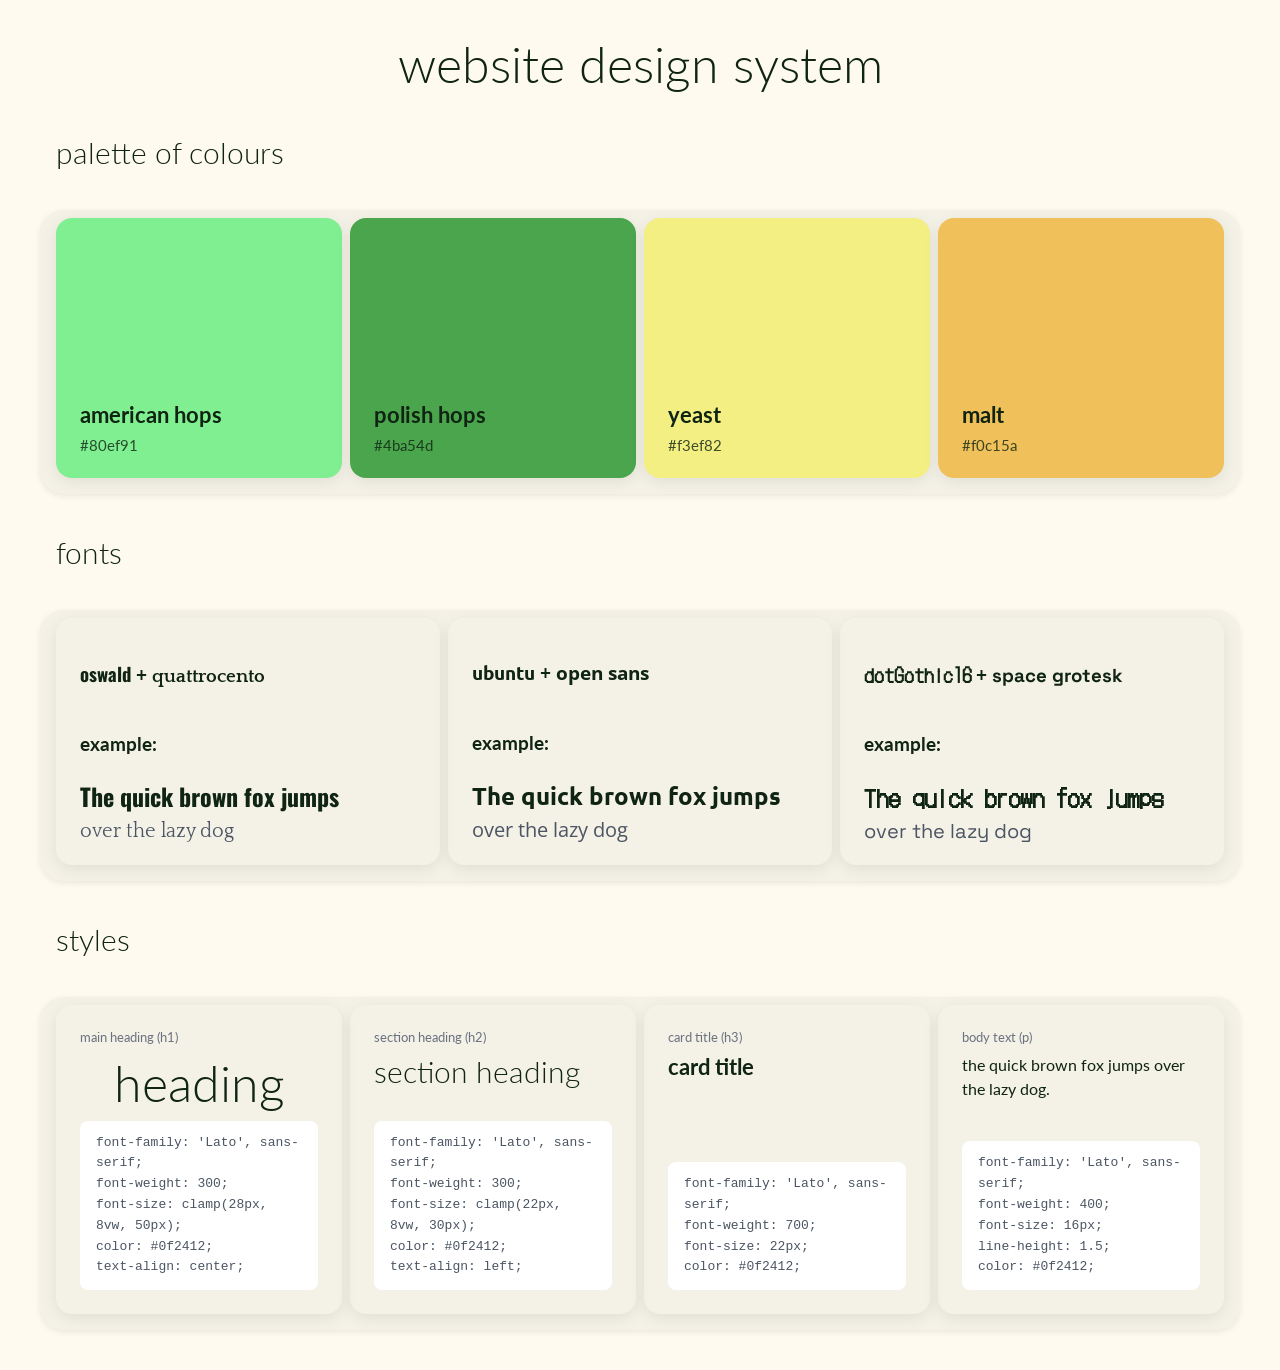
<file: index.html>
<!DOCTYPE html>
<html lang="en">
<head>
    <meta charset="UTF-8">
    <meta name="viewport" content="width=device-width, initial-scale=1.0">
    <title>website design system</title>
    <link rel="preconnect" href="https://fonts.googleapis.com">
    <link rel="preconnect" href="https://fonts.gstatic.com" crossorigin>
    <link href="https://fonts.googleapis.com/css2?family=DotGothic16&family=Lato:ital,wght@0,100;0,300;0,400;0,700;0,900;1,100;1,300;1,400;1,700;1,900&family=Open+Sans:ital,wght@0,300..800;1,300..800&family=Oswald:wght@200..700&family=Quattrocento:wght@400;700&family=Space+Grotesk:wght@300..700&family=Ubuntu:ital,wght@0,300;0,400;0,500;0,700;1,300;1,400;1,500;1,700&display=swap" rel="stylesheet">
    <link rel="stylesheet" href="style.css">
</head>
<body>
    <div class="nav">
        <h1>website design system</h1>
    </div>
    
    <div class="title">
        <h2>palette of colours</h2>
    </div>

    <div class="panel colour-part">   
        <div class="american-hops">
            <h3 class="colour-names">american hops</h3>
            <p class="rgb">#80ef91</p>
        </div>
        <div class="polish-hops">
            <h3 class="colour-names">polish hops</h3>
            <p class="rgb">#4ba54d</p>
        </div>
        <div class="yeast">
            <h3 class="colour-names">yeast</h3>
            <p class="rgb">#f3ef82</p>
        </div>
        <div class="malt">
            <h3 class="colour-names">malt</h3>
            <p class="rgb">#f0c15a</p>
        </div>
    
    </div>

    <div class="title">
        <h2>fonts</h2>
    </div>

    
    <div class="panel fonts-part">
          <div class="pair-oswald">
            <h3 class="name-font">
              <span class="oswald">oswald</span> + <span class="quattrocento">quattrocento</span>
            </h3>
            <h3 class="example">example:</h3>
            <p class="font-top">The quick brown fox jumps</p>
            <p class="font-bottom">over the lazy dog</p>
        </div>
         <div class="pair-ubuntu">
            <h3 class="name-font">
             <span class="ubuntu">ubuntu</span> + <span class="open-sans">open sans</span>
            </h3>
            <h3 class="example">example:</h3>
            <p class="font-top">The quick brown fox jumps</p>
            <p class="font-bottom">over the lazy dog</p>
        </div>
         <div class="pair-dotgothic">
            <h3 class="name-font">
             <span class="dotgothic">dotGothic16</span> + <span class="space-grotesk">space grotesk</span>
            </h3>
            <h3 class="example">example:</h3>
            <p class="font-top">The quick brown fox jumps</p>
            <p class="font-bottom">over the lazy dog</p>
        </div>
    </div>

     <div class="title">
        <h2>styles</h2>
    </div>

    <div class="panel style-part">
    <div>
        <h3 class="style-name">main heading (h1)</h3>
        <div class="style-h1">heading</div>
        <ul class="style-rules">
            <li>font-family: 'Lato', sans-serif;</li>
            <li>font-weight: 300;</li>
            <li>font-size: clamp(28px, 8vw, 50px);</li>
            <li>color: #0f2412;</li>
            <li>text-align: center;</li>
        </ul>
    </div>
    <div>
        <h3 class="style-name">section heading (h2)</h3>
        <div class="style-h2">section heading</div>
        <ul class="style-rules">
            <li>font-family: 'Lato', sans-serif;</li>
            <li>font-weight: 300;</li>
            <li>font-size: clamp(22px, 8vw, 30px);</li>
            <li>color: #0f2412;</li>
            <li>text-align: left;</li>
        </ul>
    </div>
    <div>
        <h3 class="style-name">card title (h3)</h3>
        <div class="style-h3">card title</div>
        <ul class="style-rules">
            <li>font-family: 'Lato', sans-serif;</li>
            <li>font-weight: 700;</li>
            <li>font-size: 22px;</li>
            <li>color: #0f2412;</li>
        </ul>
    </div>
    <div>
        <h3 class="style-name">body text (p)</h3>
        <p class="style-p">the quick brown fox jumps over the lazy dog.</p>
        <ul class="style-rules">
            <li>font-family: 'Lato', sans-serif;</li>
            <li>font-weight: 400;</li>
            <li>font-size: 16px;</li>
            <li>line-height: 1.5;</li>
            <li>color: #0f2412;</li>
        </ul>
    </div>
</div>
</body>
</html>
</file>
<file: style.css>
body {
    background-color:#FFFAF0;
    font-family: 'Lato', sans-serif;
}

.nav h1 {
    text-align: center;
    font-family: 'Lato', sans-serif;
    font-weight: 300;
    font-size: clamp(28px, 8vw, 50px);
    overflow-wrap: break-word;
    color: #0f2412;
}

.title {
    box-sizing: border-box;
    max-width: 1200px;
    margin: 40px auto 0;
    padding: 0 16px;
}

.title h2 {
    margin: 0;
    text-align: left;
    font-family: 'Lato', sans-serif;
    font-weight: 300;
    font-size: clamp(22px, 8vw, 30px);
    overflow-wrap: break-word;
    color: #0f2412;
}

/* wspólny wygląd sekcji: colour-part, fonts-part, style-part */
.panel {
    box-sizing: border-box;
    color-scheme: light;
    display: grid;
    grid-template-columns: repeat(auto-fit, minmax(min(250px, 100%), 1fr));
    gap: 8px;
    max-width: 1200px;
    margin: 40px auto;
    padding: 8px 16px 16px;
    font-size: 16px;
    font-weight: 400;
    background-color: #f4f1e6;
    border-radius: 24px;
    box-shadow: 0 2px 6px rgba(0, 0, 0, 0.08);
}

/* wspólne pudełko (karta) w każdej sekcji */
.panel > div {
    display: flex;
    flex-direction: column;
    gap: 8px;
    padding: 24px;
    border-radius: 16px;
    box-sizing: border-box;
    box-shadow: 0 4px 16px rgba(0, 0, 0, 0.08);
    min-width: 0;              /* karta może być węższa niż jej najdłuższe słowo */
    overflow-wrap: anywhere;   /* za długie słowo łamie się w karcie, zamiast z niej wychodzić */
}

.colour-part > div {
    min-height: 260px;
}

.rgb {
    margin: 0;
    font-size: 15px;
    font-weight: 400;
    color: #0f2412;
    opacity: 0.8;
}

.colour-names {
    margin: auto 0 0;          /* spycha tekst na dół karty, góra działa jak "obrazek" */
    font-size: 22px;
    font-weight: 700;

}



h2  {
    color: #0f2412;
}

h3 {
    color: #0f2412;
}


.american-hops {

    background-color:#80ef91;
}

.polish-hops {

    background-color:#4ba54d;

}

.yeast {

    background-color: #f3ef82;

}

.malt {

    background-color: #f0c15a;
}

.fonts-part {
    grid-template-columns: repeat(auto-fit, minmax(min(300px, 100%), 1fr));
}

.fonts-part > div {
    min-height: 100px;
}

.font-top {
    margin: 0;
    font-size: 24px;
    font-weight: 700;
    line-height: 1.3;
    color: #0f2412;
    text-align: left;
}

.font-bottom {
    margin: 0;
    font-size: 20px;
    font-weight: 400;
    line-height: 1.0;
    color: #4b5563;
    text-align: left;
}


/* para czcionek przypisana do karty klasą, nie pozycją */
.pair-oswald .font-top     { font-family: 'Oswald', sans-serif; }
.pair-oswald .font-bottom  { font-family: 'Quattrocento', serif; }
.pair-ubuntu .font-top     { font-family: 'Ubuntu', sans-serif; }
.pair-ubuntu .font-bottom  { font-family: 'Open Sans', sans-serif; }
.pair-dotgothic .font-top    { font-family: 'DotGothic16', sans-serif; }
.pair-dotgothic .font-bottom { font-family: 'Space Grotesk', sans-serif; }

.oswald        { font-family: 'Oswald', sans-serif; }
.quattrocento  { font-family: 'Quattrocento', serif; }
.ubuntu        { font-family: 'Ubuntu', sans-serif; }
.open-sans     { font-family: 'Open Sans', sans-serif; }
.dotgothic     { font-family: 'DotGothic16', sans-serif; }
.space-grotesk { font-family: 'Space Grotesk', sans-serif; }

/* nazwa elementu na górze pudełka */
.style-name {
    margin: 0;
    font-size: 13px;
    font-weight: 400;
    color: #6b7280;
    text-transform: lowercase;
}

/* przykłady: każdy wygląda dokładnie tak, jak opisują reguły pod nim */
.style-h1 {
    margin: 0;
    font-family: 'Lato', sans-serif;
    font-weight: 300;
    font-size: clamp(28px, 8vw, 50px);
    color: #0f2412;
    text-align: center;
}

.style-h2 {
    margin: 0;
    font-family: 'Lato', sans-serif;
    font-weight: 300;
    font-size: clamp(22px, 8vw, 30px);
    color: #0f2412;
}

.style-h3 {
    margin: 0;
    font-family: 'Lato', sans-serif;
    font-weight: 700;
    font-size: 22px;
    color: #0f2412;
}

.style-p {
    margin: 0;
    font-family: 'Lato', sans-serif;
    font-weight: 400;
    font-size: 16px;
    line-height: 1.5;
    color: #0f2412;
}

/* lista reguł */
.style-rules {
    margin: auto 0 0;          /* spycha listę na dół pudełka, tak jak w colour-names */
    padding: 12px 16px;
    list-style: none;          /* usuwa kropki przed punktami listy */
    background-color: #ffffff;
    border-radius: 8px;
    font-family: monospace;    /* czcionka "jak w kodzie", każda litera ma tę samą szerokość */
    font-size: 13px;
    line-height: 1.6;
    color: #4b5563;
}
</file>
